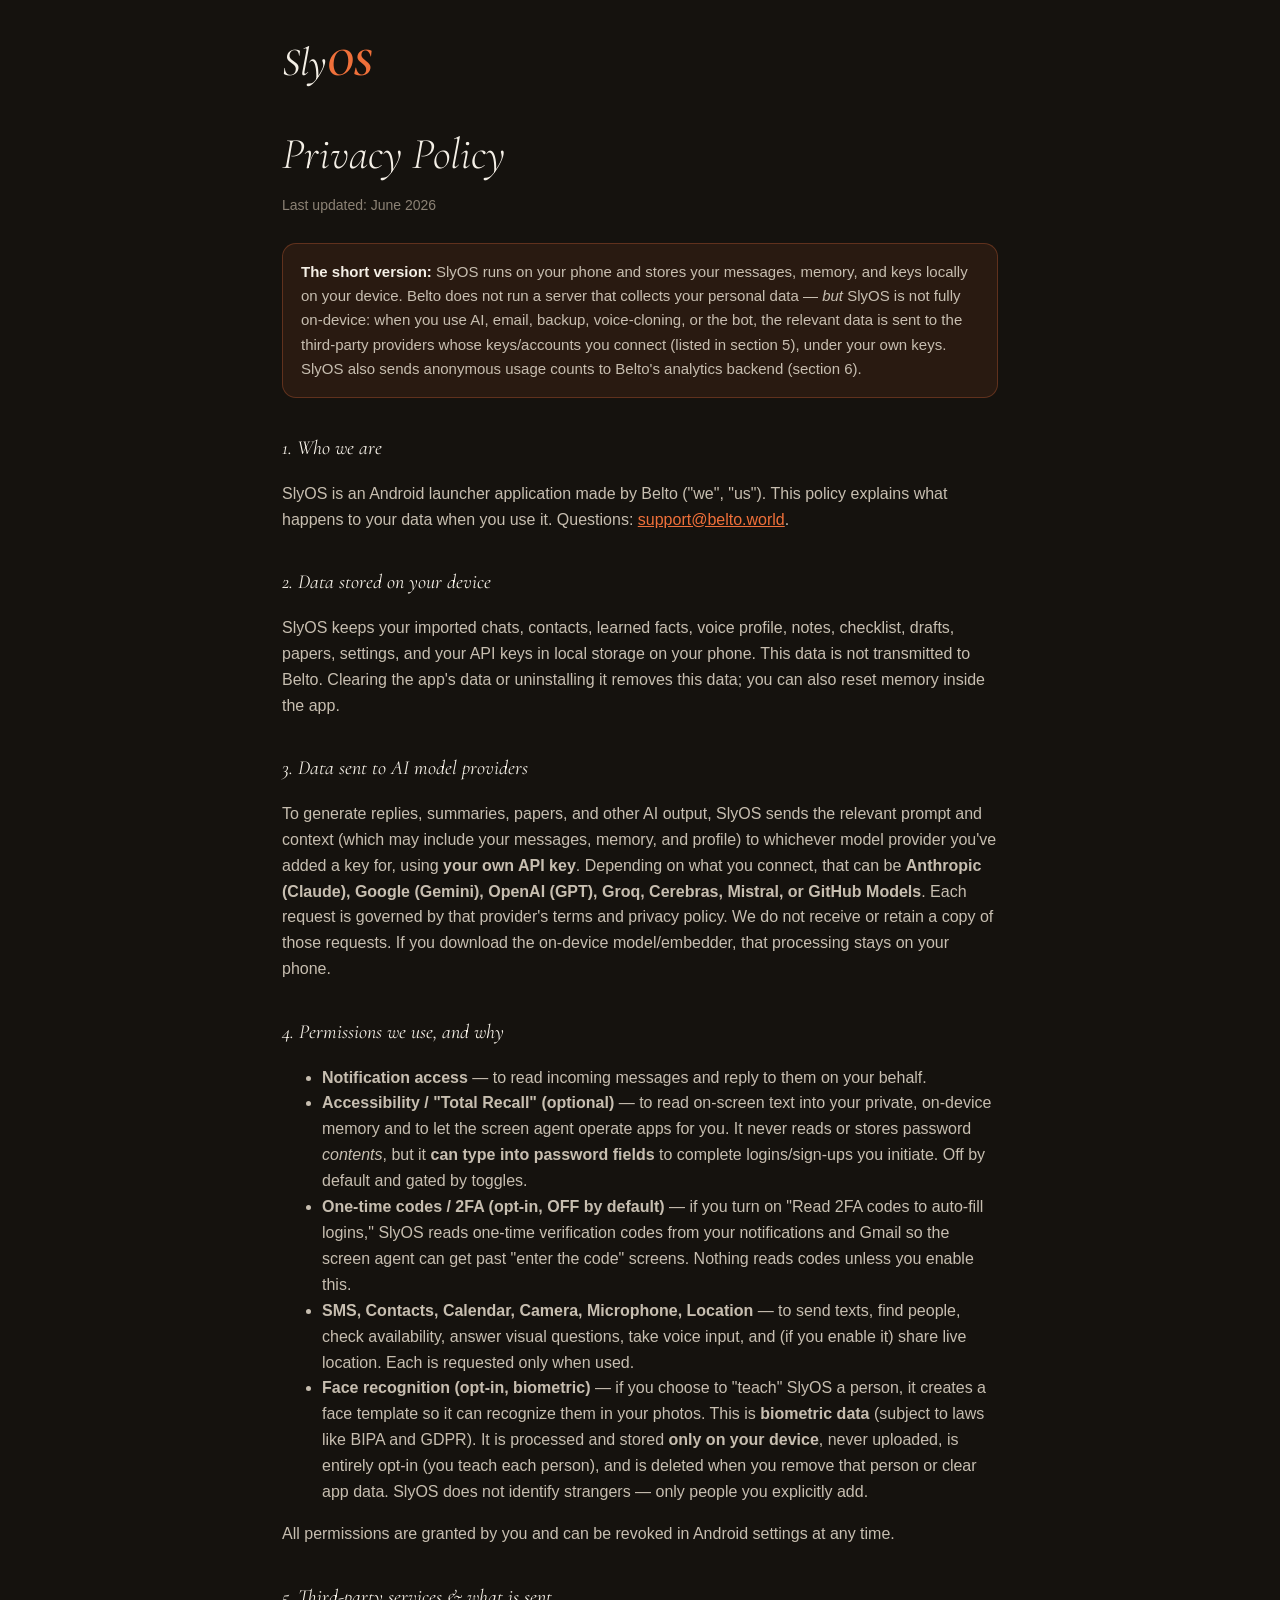
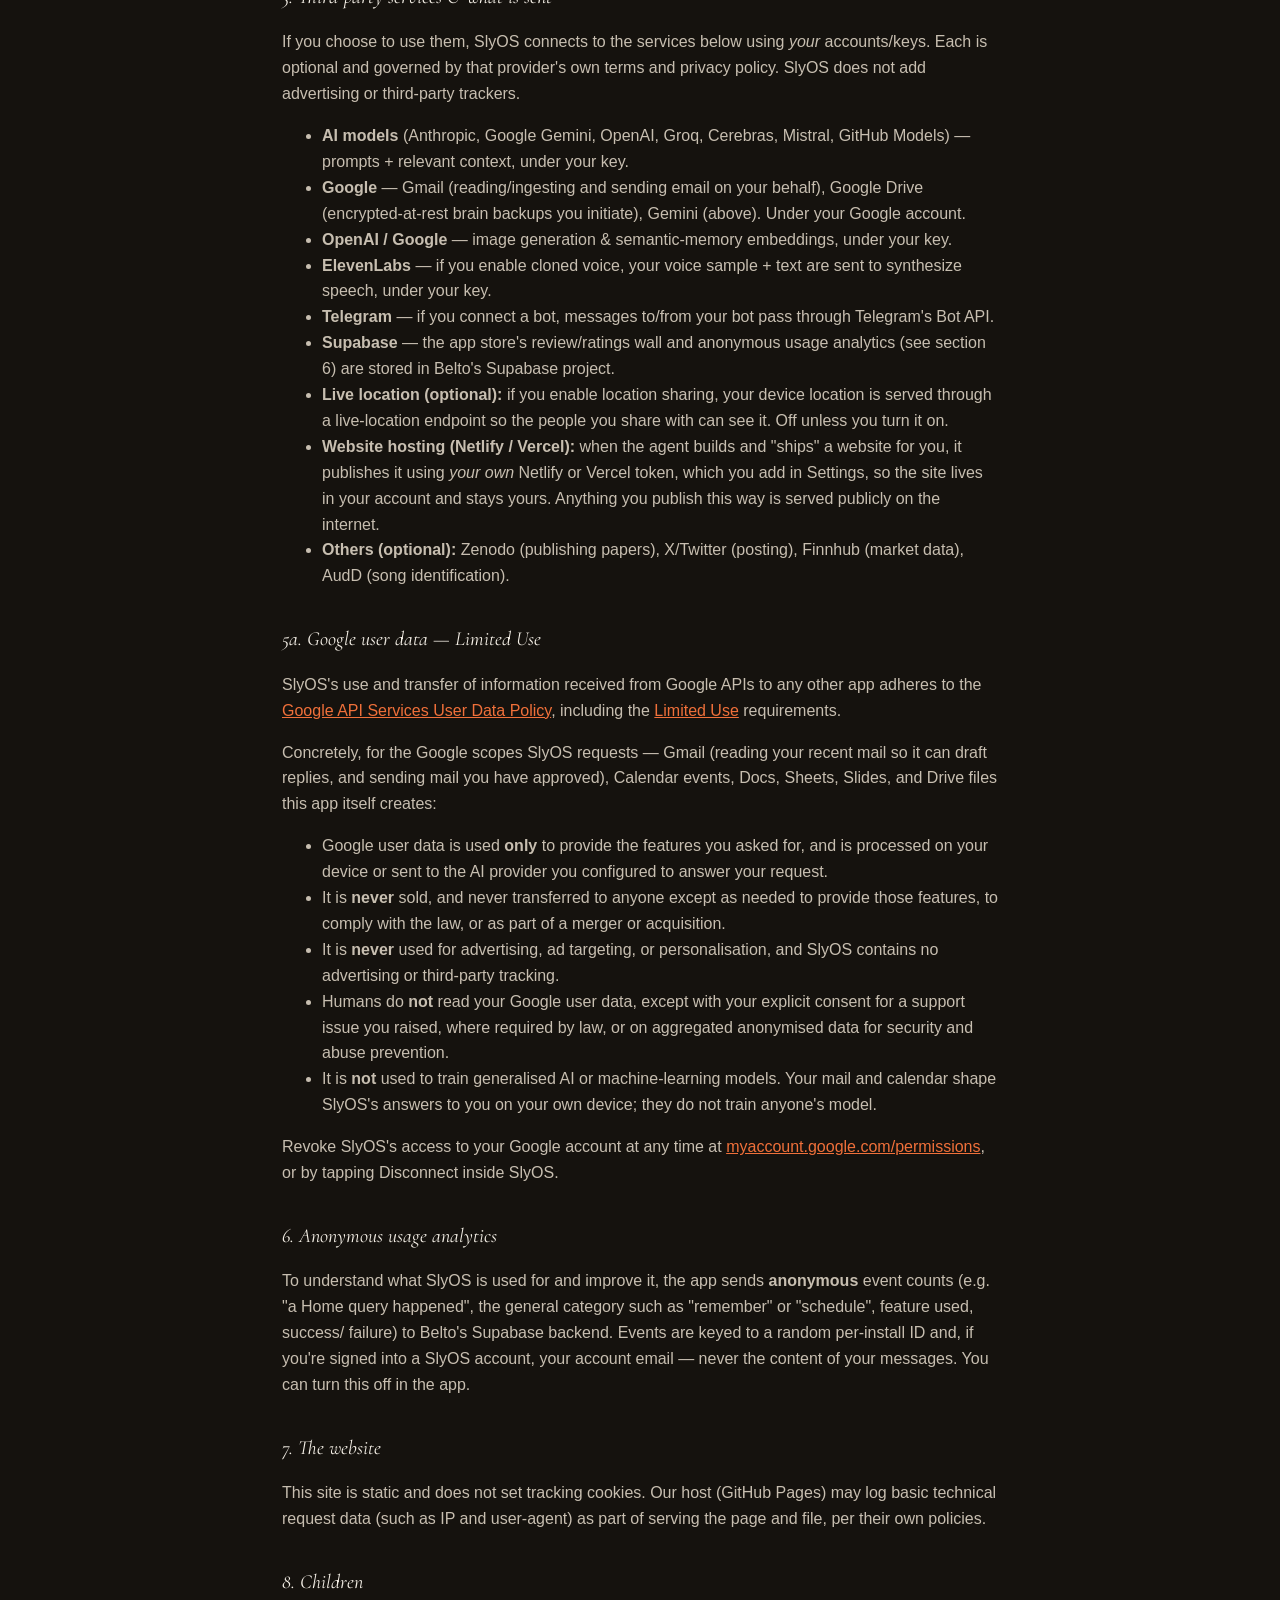
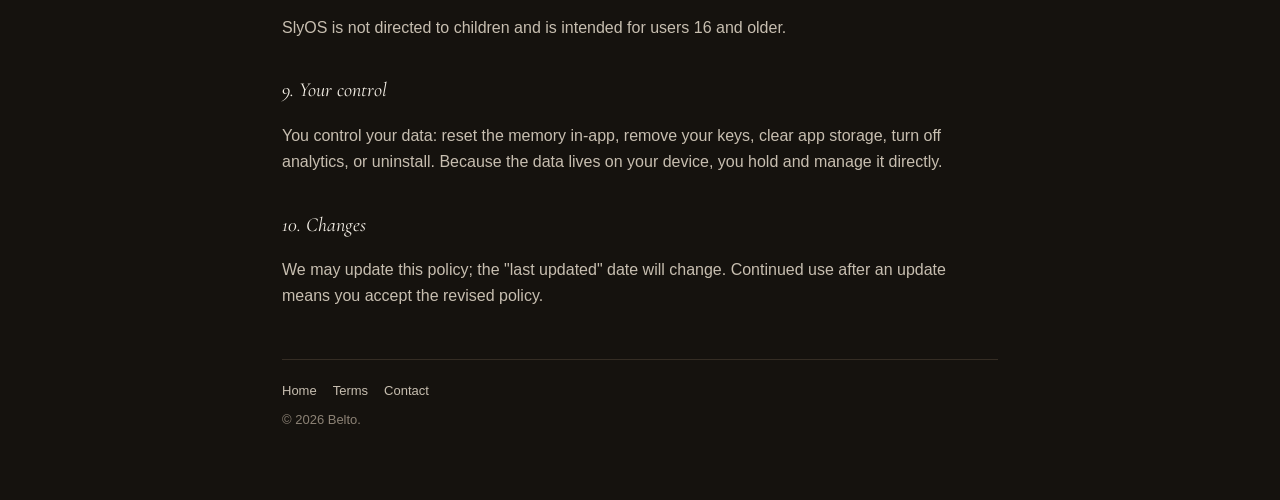
<file: docs/privacy.html>
<!DOCTYPE html>
<html lang="en">
<head>
<meta charset="UTF-8">
<meta name="viewport" content="width=device-width, initial-scale=1">
<title>Privacy Policy — SlyOS</title>
<meta name="robots" content="index">
<link rel="icon" type="image/svg+xml" href="/favicon.svg">
<link rel="preconnect" href="https://fonts.gstatic.com" crossorigin>
<link href="https://fonts.googleapis.com/css2?family=Cormorant:ital,wght@0,600;1,600&display=swap" rel="stylesheet">
<style>
  :root{ --bg:#15120E; --ink:#F4EFE6; --soft:#C7BEB0; --faint:#8C8275; --accent:#F0703A; --line:#352D24;
    --script:'Cormorant', Georgia, serif; }
  *{ box-sizing:border-box; } body{ margin:0; background:var(--bg); color:var(--ink);
    font-family:-apple-system,BlinkMacSystemFont,"Segoe UI",Roboto,Helvetica,Arial,sans-serif; line-height:1.62; }
  .wrap{ max-width:760px; margin:0 auto; padding:30px 22px 70px; }
  .logo{ font-family:var(--script); font-style:italic; font-size:40px; font-weight:400; text-decoration:none; color:var(--ink); }
  .logo b{ color:var(--accent); }
  h1{ font-family:var(--script); font-style:italic; font-weight:300; font-size:44px; margin:24px 0 4px; }
  h2{ font-family:var(--script); font-style:italic; font-weight:400; } .upd{ color:var(--faint); font-size:14px; margin:0 0 26px; }
  h2{ font-size:20px; margin:34px 0 8px; }
  p,li{ font-size:16px; color:var(--soft); } a{ color:var(--accent); }
  .box{ background:rgba(240,112,58,.09); border:1px solid rgba(240,112,58,.28); border-radius:14px; padding:16px 18px; color:var(--soft); font-size:15px; }
  .box strong{ color:var(--ink); }
  footer{ border-top:1px solid var(--line); margin-top:50px; padding-top:20px; color:var(--faint); font-size:13px; }
  footer a{ color:var(--soft); margin-right:16px; text-decoration:none; }
</style>
</head>
<body><div class="wrap">
  <a class="logo" href="/">Sly<b>OS</b></a>
  <h1>Privacy Policy</h1>
  <p class="upd">Last updated: June 2026</p>

  <div class="box"><strong>The short version:</strong> SlyOS runs on your phone and stores your messages, memory,
    and keys locally on your device. Belto does not run a server that collects your personal data — <em>but</em>
    SlyOS is not fully on-device: when you use AI, email, backup, voice-cloning, or the bot, the relevant data
    is sent to the third-party providers whose keys/accounts you connect (listed in section 5), under your own
    keys. SlyOS also sends anonymous usage counts to Belto's analytics backend (section 6).</div>

  <h2>1. Who we are</h2>
  <p>SlyOS is an Android launcher application made by Belto ("we", "us"). This policy explains what happens
    to your data when you use it. Questions: <a href="mailto:support@belto.world">support@belto.world</a>.</p>

  <h2>2. Data stored on your device</h2>
  <p>SlyOS keeps your imported chats, contacts, learned facts, voice profile, notes, checklist, drafts, papers,
    settings, and your API keys in local storage on your phone. This data is not transmitted to Belto. Clearing
    the app's data or uninstalling it removes this data; you can also reset memory inside the app.</p>

  <h2>3. Data sent to AI model providers</h2>
  <p>To generate replies, summaries, papers, and other AI output, SlyOS sends the relevant prompt and context
    (which may include your messages, memory, and profile) to whichever model provider you've added a key for,
    using <strong>your own API key</strong>. Depending on what you connect, that can be
    <strong>Anthropic (Claude), Google (Gemini), OpenAI (GPT), Groq, Cerebras, Mistral, or GitHub Models</strong>.
    Each request is governed by that provider's terms and privacy policy. We do not receive or retain a copy of
    those requests. If you download the on-device model/embedder, that processing stays on your phone.</p>

  <h2>4. Permissions we use, and why</h2>
  <ul>
    <li><strong>Notification access</strong> — to read incoming messages and reply to them on your behalf.</li>
    <li><strong>Accessibility / "Total Recall" (optional)</strong> — to read on-screen text into your private,
      on-device memory and to let the screen agent operate apps for you. It never reads or stores password
      <em>contents</em>, but it <strong>can type into password fields</strong> to complete logins/sign-ups you
      initiate. Off by default and gated by toggles.</li>
    <li><strong>One-time codes / 2FA (opt-in, OFF by default)</strong> — if you turn on "Read 2FA codes to
      auto-fill logins," SlyOS reads one-time verification codes from your notifications and Gmail so the screen
      agent can get past "enter the code" screens. Nothing reads codes unless you enable this.</li>
    <li><strong>SMS, Contacts, Calendar, Camera, Microphone, Location</strong> — to send texts, find people,
      check availability, answer visual questions, take voice input, and (if you enable it) share live location.
      Each is requested only when used.</li>
    <li><strong>Face recognition (opt-in, biometric)</strong> — if you choose to "teach" SlyOS a person, it
      creates a face template so it can recognize them in your photos. This is <strong>biometric data</strong>
      (subject to laws like BIPA and GDPR). It is processed and stored <strong>only on your device</strong>,
      never uploaded, is entirely opt-in (you teach each person), and is deleted when you remove that person or
      clear app data. SlyOS does not identify strangers — only people you explicitly add.</li>
  </ul>
  <p>All permissions are granted by you and can be revoked in Android settings at any time.</p>

  <h2>5. Third-party services &amp; what is sent</h2>
  <p>If you choose to use them, SlyOS connects to the services below using <em>your</em> accounts/keys. Each is
    optional and governed by that provider's own terms and privacy policy. SlyOS does not add advertising or
    third-party trackers.</p>
  <ul>
    <li><strong>AI models</strong> (Anthropic, Google Gemini, OpenAI, Groq, Cerebras, Mistral, GitHub Models) —
      prompts + relevant context, under your key.</li>
    <li><strong>Google</strong> — Gmail (reading/ingesting and sending email on your behalf), Google Drive
      (encrypted-at-rest brain backups you initiate), Gemini (above). Under your Google account.</li>
    <li><strong>OpenAI / Google</strong> — image generation &amp; semantic-memory embeddings, under your key.</li>
    <li><strong>ElevenLabs</strong> — if you enable cloned voice, your voice sample + text are sent to synthesize
      speech, under your key.</li>
    <li><strong>Telegram</strong> — if you connect a bot, messages to/from your bot pass through Telegram's Bot API.</li>
    <li><strong>Supabase</strong> — the app store's review/ratings wall and anonymous usage analytics (see section 6)
      are stored in Belto's Supabase project.</li>
    <li><strong>Live location (optional):</strong> if you enable location sharing, your device location is served
      through a live-location endpoint so the people you share with can see it. Off unless you turn it on.</li>
    <li><strong>Website hosting (Netlify / Vercel):</strong> when the agent builds and "ships" a website for you,
      it publishes it using <em>your own</em> Netlify or Vercel token, which you add in Settings, so the site
      lives in your account and stays yours. Anything you publish this way is served publicly on the internet.</li>
    <li><strong>Others (optional):</strong> Zenodo (publishing papers), X/Twitter (posting), Finnhub (market data),
      AudD (song identification).</li>
  </ul>

  <h2>5a. Google user data &mdash; Limited Use</h2>
  <p>SlyOS's use and transfer of information received from Google APIs to any other app adheres to the
    <a href="https://developers.google.com/terms/api-services-user-data-policy" target="_blank"
       rel="noopener">Google API Services User Data Policy</a>, including the
    <a href="https://developers.google.com/terms/api-services-user-data-policy#additional_requirements_for_specific_api_scopes"
       target="_blank" rel="noopener">Limited Use</a> requirements.</p>
  <p>Concretely, for the Google scopes SlyOS requests &mdash; Gmail (reading your recent mail so it can
    draft replies, and sending mail you have approved), Calendar events, Docs, Sheets, Slides, and
    Drive files this app itself creates:</p>
  <ul>
    <li>Google user data is used <strong>only</strong> to provide the features you asked for, and is
      processed on your device or sent to the AI provider you configured to answer your request.</li>
    <li>It is <strong>never</strong> sold, and never transferred to anyone except as needed to provide
      those features, to comply with the law, or as part of a merger or acquisition.</li>
    <li>It is <strong>never</strong> used for advertising, ad targeting, or personalisation, and SlyOS
      contains no advertising or third-party tracking.</li>
    <li>Humans do <strong>not</strong> read your Google user data, except with your explicit consent
      for a support issue you raised, where required by law, or on aggregated anonymised data for
      security and abuse prevention.</li>
    <li>It is <strong>not</strong> used to train generalised AI or machine-learning models. Your mail
      and calendar shape SlyOS's answers to you on your own device; they do not train anyone's model.</li>
  </ul>
  <p>Revoke SlyOS's access to your Google account at any time at
    <a href="https://myaccount.google.com/permissions" target="_blank" rel="noopener">myaccount.google.com/permissions</a>,
    or by tapping Disconnect inside SlyOS.</p>

  <h2>6. Anonymous usage analytics</h2>
  <p>To understand what SlyOS is used for and improve it, the app sends <strong>anonymous</strong> event counts
    (e.g. "a Home query happened", the general category such as "remember" or "schedule", feature used, success/
    failure) to Belto's Supabase backend. Events are keyed to a random per-install ID and, if you're signed into
    a SlyOS account, your account email — never the content of your messages. You can turn this off in the app.</p>

  <h2>7. The website</h2>
  <p>This site is static and does not set tracking cookies. Our host (GitHub Pages) may log basic technical
    request data (such as IP and user-agent) as part of serving the page and file, per their own policies.</p>

  <h2>8. Children</h2>
  <p>SlyOS is not directed to children and is intended for users 16 and older.</p>

  <h2>9. Your control</h2>
  <p>You control your data: reset the memory in-app, remove your keys, clear app storage, turn off analytics, or
    uninstall. Because the data lives on your device, you hold and manage it directly.</p>

  <h2>10. Changes</h2>
  <p>We may update this policy; the "last updated" date will change. Continued use after an update means you accept
    the revised policy.</p>

  <footer>
    <a href="/">Home</a><a href="/terms.html">Terms</a><a href="mailto:support@belto.world">Contact</a>
    <div style="margin-top:8px">© 2026 Belto.</div>
  </footer>
</div></body>
</html>
</file>
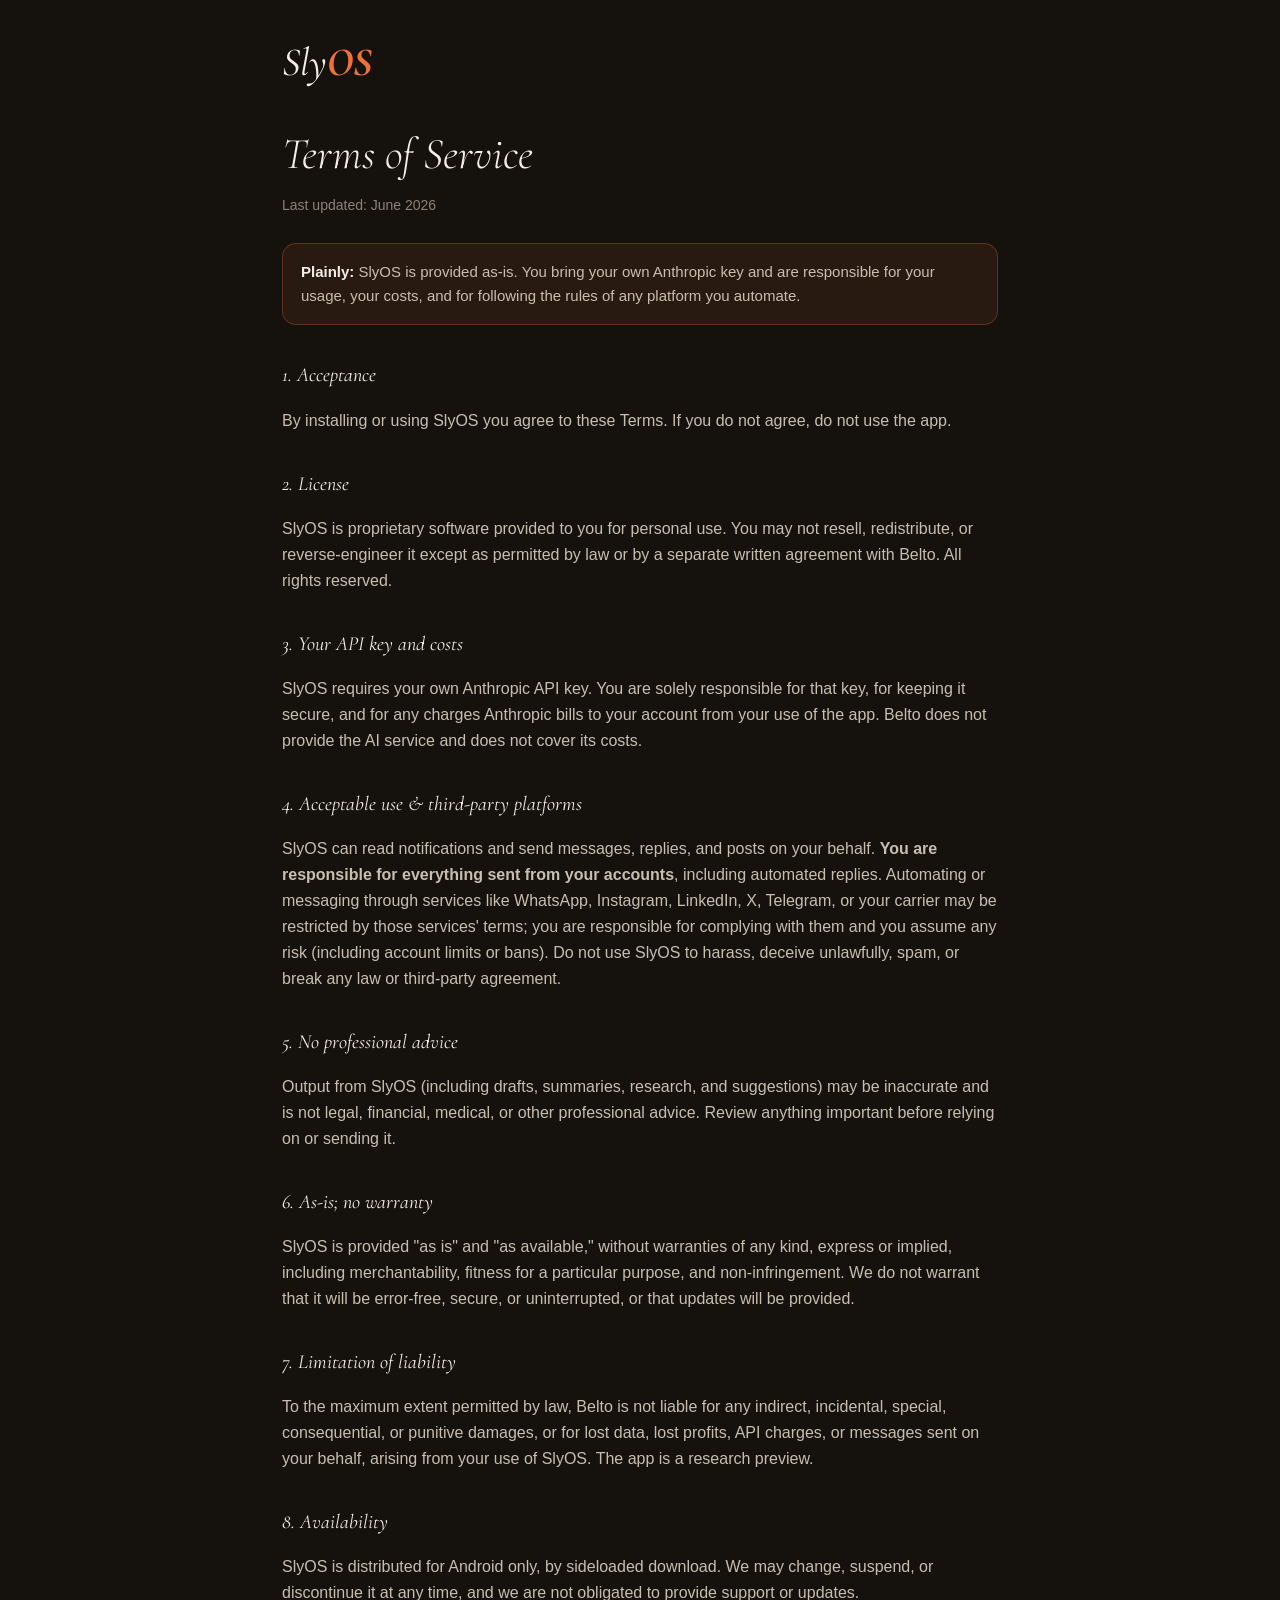
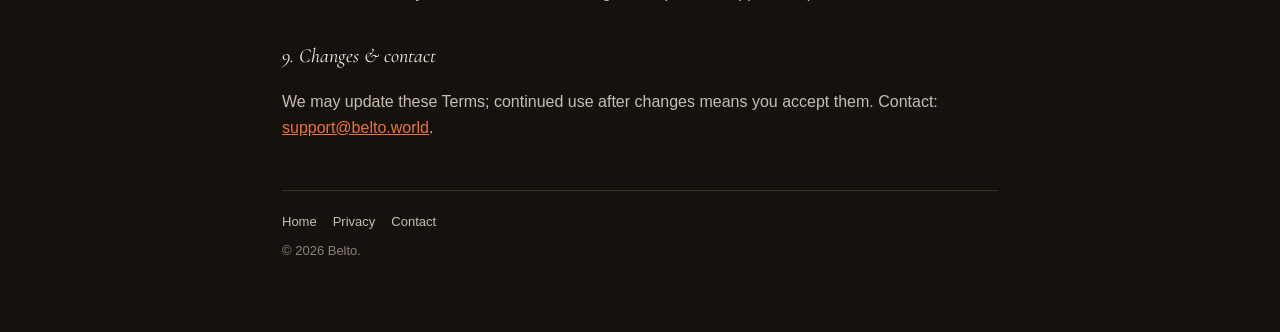
<file: docs/terms.html>
<!DOCTYPE html>
<html lang="en">
<head>
<meta charset="UTF-8">
<meta name="viewport" content="width=device-width, initial-scale=1">
<title>Terms of Service — SlyOS</title>
<link rel="icon" type="image/svg+xml" href="/favicon.svg">
<link rel="preconnect" href="https://fonts.gstatic.com" crossorigin>
<link href="https://fonts.googleapis.com/css2?family=Cormorant:ital,wght@0,600;1,600&display=swap" rel="stylesheet">
<style>
  :root{ --bg:#15120E; --ink:#F4EFE6; --soft:#C7BEB0; --faint:#8C8275; --accent:#F0703A; --line:#352D24;
    --script:'Cormorant', Georgia, serif; }
  *{ box-sizing:border-box; } body{ margin:0; background:var(--bg); color:var(--ink);
    font-family:-apple-system,BlinkMacSystemFont,"Segoe UI",Roboto,Helvetica,Arial,sans-serif; line-height:1.62; }
  .wrap{ max-width:760px; margin:0 auto; padding:30px 22px 70px; }
  .logo{ font-family:var(--script); font-style:italic; font-size:40px; font-weight:400; text-decoration:none; color:var(--ink); }
  .logo b{ color:var(--accent); }
  h1{ font-family:var(--script); font-style:italic; font-weight:300; font-size:44px; margin:24px 0 4px; }
  h2{ font-family:var(--script); font-style:italic; font-weight:400; } .upd{ color:var(--faint); font-size:14px; margin:0 0 26px; }
  h2{ font-size:20px; margin:34px 0 8px; }
  p,li{ font-size:16px; color:var(--soft); } a{ color:var(--accent); }
  .box{ background:rgba(240,112,58,.09); border:1px solid rgba(240,112,58,.28); border-radius:14px; padding:16px 18px; color:var(--soft); font-size:15px; }
  .box strong{ color:var(--ink); }
  footer{ border-top:1px solid var(--line); margin-top:50px; padding-top:20px; color:var(--faint); font-size:13px; }
  footer a{ color:var(--soft); margin-right:16px; text-decoration:none; }
</style>
</head>
<body><div class="wrap">
  <a class="logo" href="/">Sly<b>OS</b></a>
  <h1>Terms of Service</h1>
  <p class="upd">Last updated: June 2026</p>

  <div class="box"><strong>Plainly:</strong> SlyOS is provided as-is. You bring your own Anthropic key and are
    responsible for your usage, your costs, and for following the rules of any platform you automate.</div>

  <h2>1. Acceptance</h2>
  <p>By installing or using SlyOS you agree to these Terms. If you do not agree, do not use the app.</p>

  <h2>2. License</h2>
  <p>SlyOS is proprietary software provided to you for personal use. You may not resell, redistribute, or
    reverse-engineer it except as permitted by law or by a separate written agreement with Belto. All rights
    reserved.</p>

  <h2>3. Your API key and costs</h2>
  <p>SlyOS requires your own Anthropic API key. You are solely responsible for that key, for keeping it secure,
    and for any charges Anthropic bills to your account from your use of the app. Belto does not provide the AI
    service and does not cover its costs.</p>

  <h2>4. Acceptable use &amp; third-party platforms</h2>
  <p>SlyOS can read notifications and send messages, replies, and posts on your behalf. <strong>You are responsible
    for everything sent from your accounts</strong>, including automated replies. Automating or messaging through
    services like WhatsApp, Instagram, LinkedIn, X, Telegram, or your carrier may be restricted by those services'
    terms; you are responsible for complying with them and you assume any risk (including account limits or bans).
    Do not use SlyOS to harass, deceive unlawfully, spam, or break any law or third-party agreement.</p>

  <h2>5. No professional advice</h2>
  <p>Output from SlyOS (including drafts, summaries, research, and suggestions) may be inaccurate and is not legal,
    financial, medical, or other professional advice. Review anything important before relying on or sending it.</p>

  <h2>6. As-is; no warranty</h2>
  <p>SlyOS is provided "as is" and "as available," without warranties of any kind, express or implied, including
    merchantability, fitness for a particular purpose, and non-infringement. We do not warrant that it will be
    error-free, secure, or uninterrupted, or that updates will be provided.</p>

  <h2>7. Limitation of liability</h2>
  <p>To the maximum extent permitted by law, Belto is not liable for any indirect, incidental, special,
    consequential, or punitive damages, or for lost data, lost profits, API charges, or messages sent on your
    behalf, arising from your use of SlyOS. The app is a research preview.</p>

  <h2>8. Availability</h2>
  <p>SlyOS is distributed for Android only, by sideloaded download. We may change, suspend, or discontinue it at
    any time, and we are not obligated to provide support or updates.</p>

  <h2>9. Changes &amp; contact</h2>
  <p>We may update these Terms; continued use after changes means you accept them. Contact:
    <a href="mailto:support@belto.world">support@belto.world</a>.</p>

  <footer>
    <a href="/">Home</a><a href="/privacy.html">Privacy</a><a href="mailto:support@belto.world">Contact</a>
    <div style="margin-top:8px">© 2026 Belto.</div>
  </footer>
</div></body>
</html>
</file>
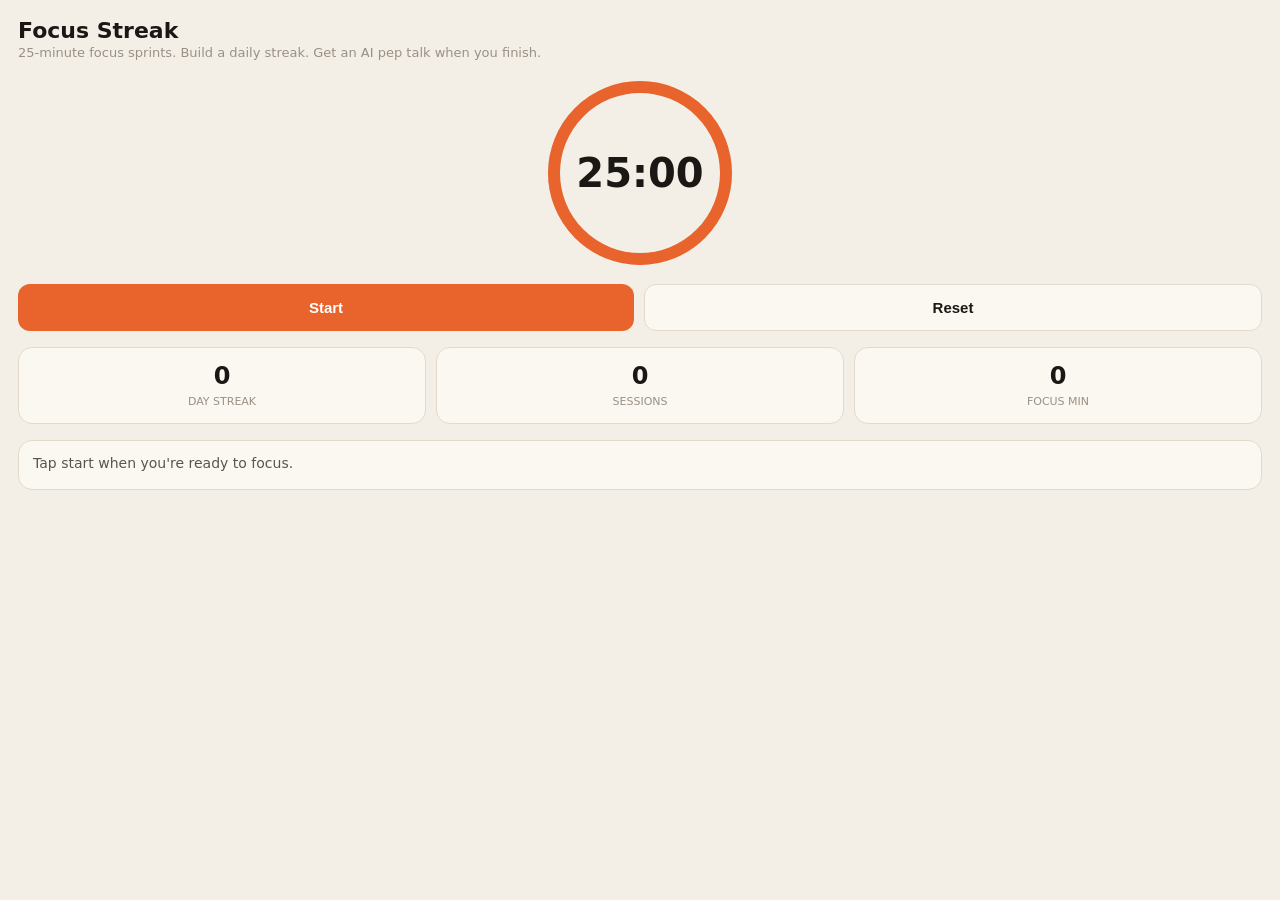
<file: sample-agents/focus-streak.html>
<!doctype html>
<html>
<head>
<meta charset="utf-8">
<title>Focus Streak</title>
<style>
  :root{--a:#E8642C;--ink:#1A1714;--soft:#5C544B;--faint:#9A9085;--card:#FBF8F2;--line:#E2DACB;}
  body{margin:0;padding:18px;background:#F4EFE6;color:var(--ink);font-family:-apple-system,system-ui,sans-serif;}
  h1{font-size:22px;margin:0 0 2px;}
  .sub{color:var(--faint);font-size:13px;margin-bottom:18px;}
  .ring{width:190px;height:190px;margin:8px auto 4px;position:relative;}
  .ring svg{transform:rotate(-90deg);}
  .time{position:absolute;inset:0;display:flex;align-items:center;justify-content:center;font-size:40px;font-weight:700;font-variant-numeric:tabular-nums;}
  .row{display:flex;gap:10px;margin:16px 0;}
  button{flex:1;border:0;border-radius:12px;padding:14px;font-size:15px;font-weight:600;background:var(--a);color:#fff;}
  button.ghost{background:var(--card);color:var(--ink);border:1px solid var(--line);}
  .stats{display:flex;gap:10px;margin-top:8px;}
  .stat{flex:1;background:var(--card);border:1px solid var(--line);border-radius:14px;padding:14px;text-align:center;}
  .stat b{display:block;font-size:24px;}
  .stat span{font-size:11px;color:var(--faint);}
  .coach{margin-top:16px;background:var(--card);border:1px solid var(--line);border-radius:14px;padding:14px;font-size:14px;color:var(--soft);min-height:20px;}
  .coach b{color:var(--a);}
</style>
</head>
<body>
  <h1>Focus Streak</h1>
  <div class="sub">25-minute focus sprints. Build a daily streak. Get an AI pep talk when you finish.</div>

  <div class="ring">
    <svg width="190" height="190">
      <circle cx="95" cy="95" r="86" stroke="#E2DACB" stroke-width="12" fill="none"/>
      <circle id="arc" cx="95" cy="95" r="86" stroke="#E8642C" stroke-width="12" fill="none"
              stroke-linecap="round" stroke-dasharray="540" stroke-dashoffset="0"/>
    </svg>
    <div class="time" id="time">25:00</div>
  </div>

  <div class="row">
    <button id="go" onclick="toggle()">Start</button>
    <button class="ghost" onclick="reset()">Reset</button>
  </div>

  <div class="stats">
    <div class="stat"><b id="streak">0</b><span>DAY STREAK</span></div>
    <div class="stat"><b id="total">0</b><span>SESSIONS</span></div>
    <div class="stat"><b id="mins">0</b><span>FOCUS MIN</span></div>
  </div>

  <div class="coach" id="coach">Tap start when you're ready to focus.</div>

<script>
  var LEN = 25*60, left = LEN, timer = null, R = 86, C = 2*Math.PI*R;
  document.getElementById('arc').setAttribute('stroke-dasharray', C);

  var s = SlyOS.load('state') || {streak:0, total:0, mins:0, lastDay:null};
  render();

  function fmt(x){var m=Math.floor(x/60),ss=x%60;return m+':'+(ss<10?'0':'')+ss;}
  function draw(){
    document.getElementById('time').textContent = fmt(left);
    document.getElementById('arc').setAttribute('stroke-dashoffset', C*(1-left/LEN));
  }
  function render(){
    document.getElementById('streak').textContent = s.streak;
    document.getElementById('total').textContent = s.total;
    document.getElementById('mins').textContent = s.mins;
    draw();
  }
  function toggle(){
    if(timer){ clearInterval(timer); timer=null; document.getElementById('go').textContent='Resume'; return; }
    document.getElementById('go').textContent='Pause';
    timer=setInterval(function(){
      left--; draw();
      if(left<=0){ clearInterval(timer); timer=null; done(); }
    },1000);
  }
  function reset(){ if(timer)clearInterval(timer); timer=null; left=LEN; draw(); document.getElementById('go').textContent='Start'; }

  function done(){
    var today = new Date().toDateString();
    s.total++; s.mins += 25;
    if(s.lastDay !== today){
      var yest = new Date(Date.now()-864e5).toDateString();
      s.streak = (s.lastDay === yest) ? s.streak+1 : 1;
      s.lastDay = today;
    }
    SlyOS.save('state', s);
    render(); reset();
    document.getElementById('coach').innerHTML = '<b>Nice.</b> Thinking of something to say…';
    SlyOS.ask('Give me a short, warm one-sentence congratulations for finishing a 25-minute focus session. My streak is now '+s.streak+' days.')
      .then(function(t){ document.getElementById('coach').innerHTML = '<b>Coach:</b> '+(t||'Well done — that\'s '+s.streak+' days running.'); });
  }
</script>
</body>
</html>
</file>
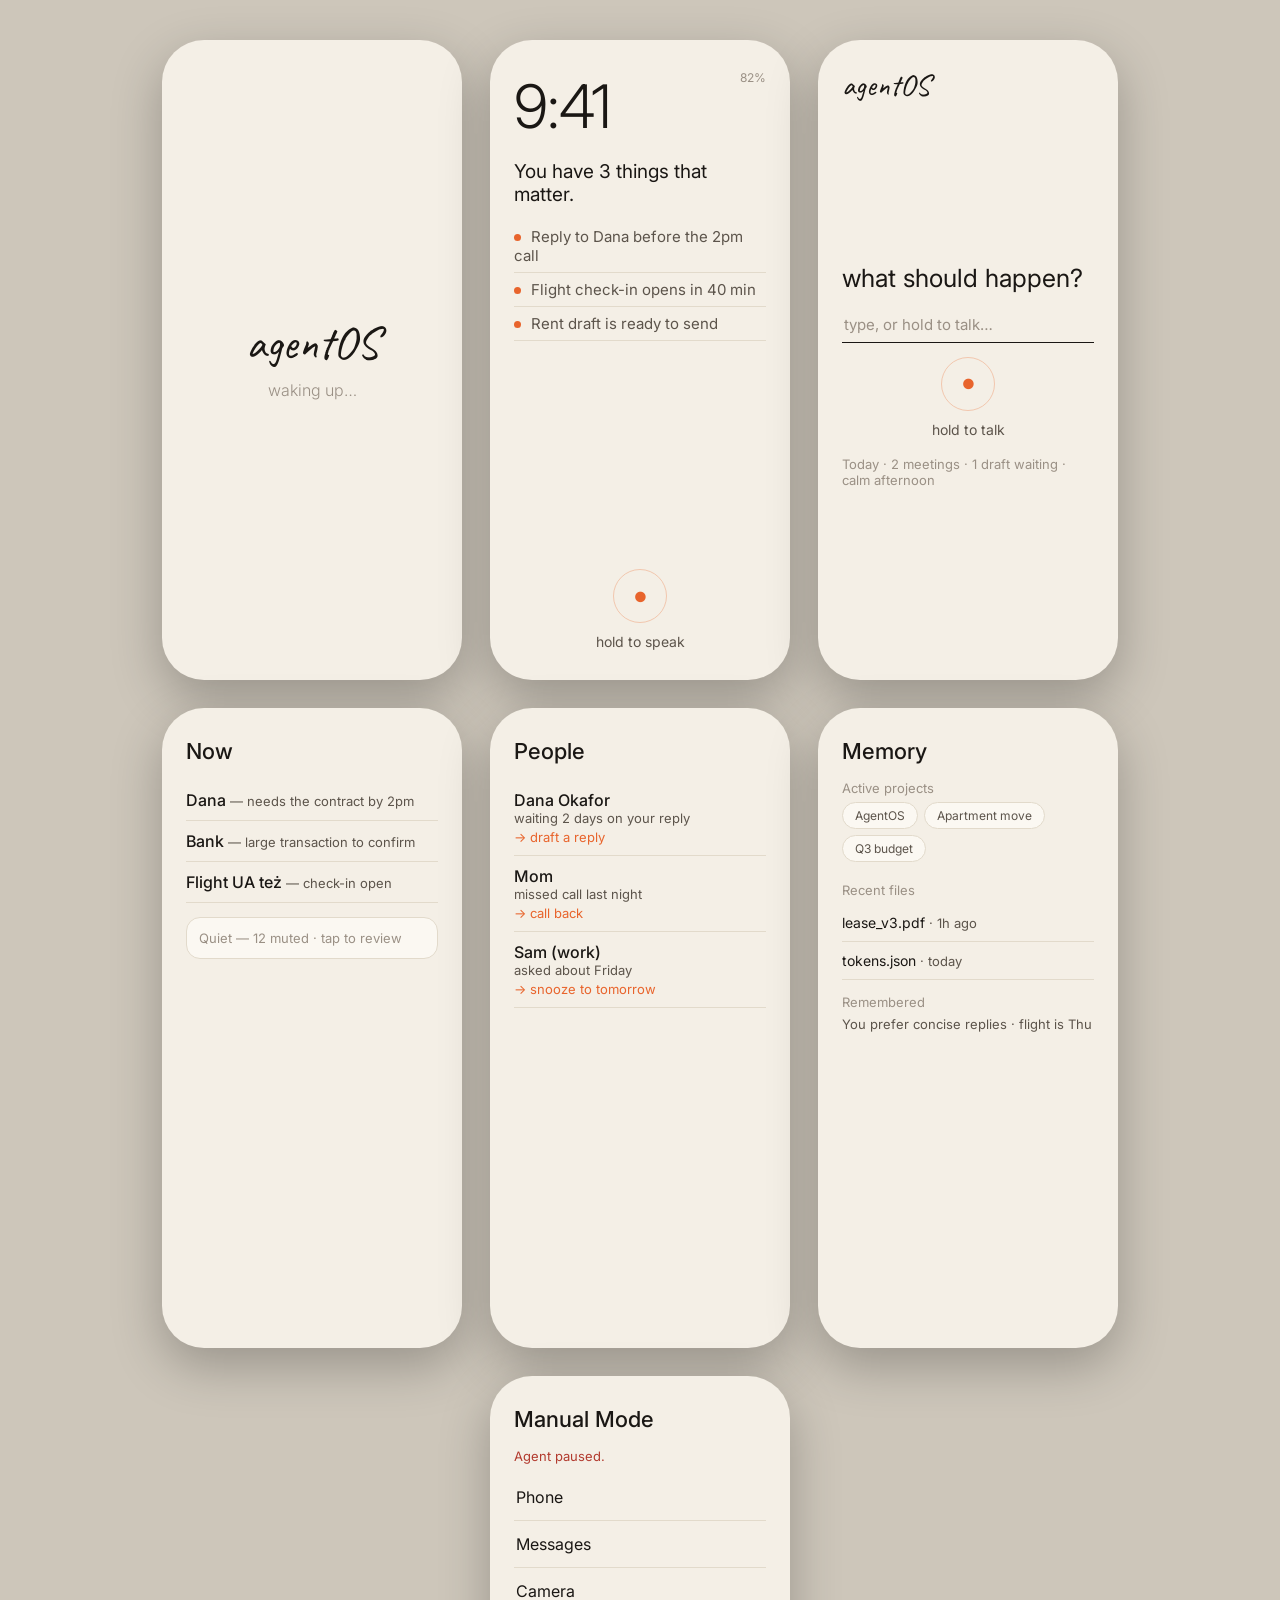
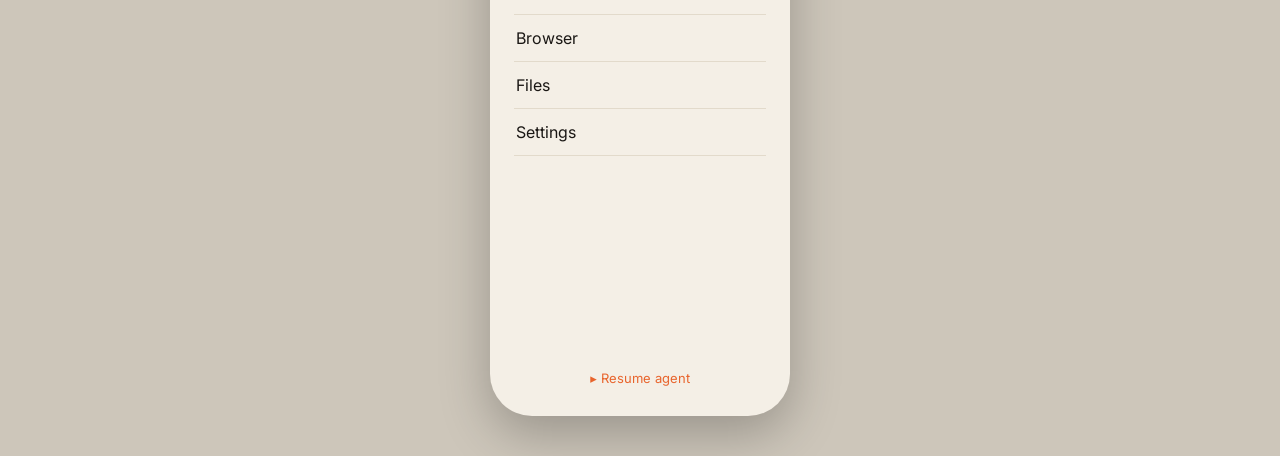
<file: ui/screens/preview.html>
<!doctype html>
<meta charset="utf-8">
<title>AgentOS — screen preview</title>
<link href="https://fonts.googleapis.com/css2?family=Caveat:wght@500;600&family=Inter:wght@300;400;500&display=swap" rel="stylesheet">
<style>
  :root{
    --bg:#F4EFE6; --elev:#FBF8F2; --ink:#1A1714; --soft:#5C544B; --faint:#9A9085;
    --accent:#E8642C; --accent-soft:#F2C7AE; --hair:#E2DACB; --danger:#B23A2E;
    --script:'Caveat',cursive; --ui:'Inter',system-ui,sans-serif;
  }
  *{box-sizing:border-box;margin:0}
  body{background:#cdc6ba;font-family:var(--ui);color:var(--ink);
       display:flex;flex-wrap:wrap;gap:28px;justify-content:center;padding:40px}
  .phone{width:300px;height:640px;background:var(--bg);border-radius:42px;
    box-shadow:0 18px 50px rgba(0,0,0,.25);padding:30px 24px;position:relative;
    display:flex;flex-direction:column;overflow:hidden}
  .label{position:absolute;top:-22px;left:6px;font-size:12px;color:#4a443c;font-weight:500}
  .wm{font-family:var(--script);font-size:30px;line-height:1;color:var(--ink)}
  .wm.center{font-size:46px;text-align:center}
  .dot{display:inline-block;width:7px;height:7px;border-radius:50%;background:var(--accent);margin-right:10px;vertical-align:middle}
  .sub{color:var(--faint);font-weight:300}
  .time{font-size:60px;font-weight:300;letter-spacing:-1px}
  .batt{font-size:12px;color:var(--faint)}
  .matter{font-size:19px;font-weight:400;margin:18px 0 14px}
  .pri{font-size:15px;color:var(--soft);padding:7px 0;border-bottom:1px solid var(--hair)}
  .talk{margin-top:auto;text-align:center;color:var(--soft);font-size:14px}
  .ring{width:54px;height:54px;border-radius:50%;border:1.5px solid var(--accent-soft);
        margin:0 auto 10px;display:flex;align-items:center;justify-content:center;color:var(--accent)}
  .prompt{font-size:25px;font-weight:400;margin-top:auto}
  .input{border-bottom:1.5px solid var(--ink);padding:8px 2px;margin:14px 0;color:var(--faint);font-size:15px}
  .today{font-size:13px;color:var(--faint);margin-bottom:auto}
  .h{font-size:22px;font-weight:500;margin-bottom:16px}
  .row{padding:10px 0;border-bottom:1px solid var(--hair)}
  .row b{font-weight:500} .row .why{font-size:13px;color:var(--soft)}
  .row .act{font-size:13px;color:var(--accent);margin-top:3px}
  .quiet{margin-top:14px;font-size:13px;color:var(--faint);background:var(--elev);
         border:1px solid var(--hair);border-radius:14px;padding:12px}
  .chip{display:inline-block;background:var(--elev);border:1px solid var(--hair);
        border-radius:999px;padding:5px 12px;font-size:12px;margin:0 6px 6px 0;color:var(--soft)}
  .tool{padding:13px 2px;border-bottom:1px solid var(--hair);font-size:16px}
  .paused{color:var(--danger);font-size:13px;margin-bottom:10px}
  .resume{margin-top:auto;text-align:center;font-size:13px;color:var(--accent)}
</style>

<div class="phone"><span class="label">1 · Boot</span>
  <div style="margin:auto;text-align:center">
    <div class="wm center">agentOS</div>
    <div class="sub" style="margin-top:14px">waking up…</div>
  </div>
</div>

<div class="phone"><span class="label">2 · Lock</span>
  <div style="display:flex;justify-content:space-between;align-items:flex-start">
    <div class="time">9:41</div><div class="batt">82%</div>
  </div>
  <div class="matter">You have 3 things that matter.</div>
  <div class="pri"><span class="dot"></span>Reply to Dana before the 2pm call</div>
  <div class="pri"><span class="dot"></span>Flight check-in opens in 40 min</div>
  <div class="pri"><span class="dot"></span>Rent draft is ready to send</div>
  <div class="talk"><div class="ring">●</div>hold to speak</div>
</div>

<div class="phone"><span class="label">3 · Home</span>
  <div class="wm">agentOS</div>
  <div class="prompt">what should happen?</div>
  <div class="input">type, or hold to talk…</div>
  <div class="talk" style="margin-top:0;margin-bottom:18px"><div class="ring">●</div>hold to talk</div>
  <div class="today">Today · 2 meetings · 1 draft waiting · calm afternoon</div>
</div>

<div class="phone"><span class="label">4 · Now</span>
  <div class="h">Now</div>
  <div class="row"><b>Dana</b> <span class="why">— needs the contract by 2pm</span></div>
  <div class="row"><b>Bank</b> <span class="why">— large transaction to confirm</span></div>
  <div class="row"><b>Flight UA też</b> <span class="why">— check-in open</span></div>
  <div class="quiet">Quiet — 12 muted · tap to review</div>
</div>

<div class="phone"><span class="label">5 · People</span>
  <div class="h">People</div>
  <div class="row"><b>Dana Okafor</b><div class="why">waiting 2 days on your reply</div><div class="act">→ draft a reply</div></div>
  <div class="row"><b>Mom</b><div class="why">missed call last night</div><div class="act">→ call back</div></div>
  <div class="row"><b>Sam (work)</b><div class="why">asked about Friday</div><div class="act">→ snooze to tomorrow</div></div>
</div>

<div class="phone"><span class="label">6 · Memory</span>
  <div class="h">Memory</div>
  <div style="font-size:13px;color:var(--faint);margin-bottom:6px">Active projects</div>
  <div><span class="chip">AgentOS</span><span class="chip">Apartment move</span><span class="chip">Q3 budget</span></div>
  <div style="font-size:13px;color:var(--faint);margin:14px 0 6px">Recent files</div>
  <div class="row" style="font-size:14px">lease_v3.pdf <span class="why">· 1h ago</span></div>
  <div class="row" style="font-size:14px">tokens.json <span class="why">· today</span></div>
  <div style="font-size:13px;color:var(--faint);margin:14px 0 6px">Remembered</div>
  <div style="font-size:13px;color:var(--soft)">You prefer concise replies · flight is Thu</div>
</div>

<div class="phone"><span class="label">7 · Manual Mode</span>
  <div class="h">Manual Mode</div>
  <div class="paused">Agent paused.</div>
  <div class="tool">Phone</div><div class="tool">Messages</div><div class="tool">Camera</div>
  <div class="tool">Browser</div><div class="tool">Files</div><div class="tool">Settings</div>
  <div class="resume">▸ Resume agent</div>
</div>
</file>
